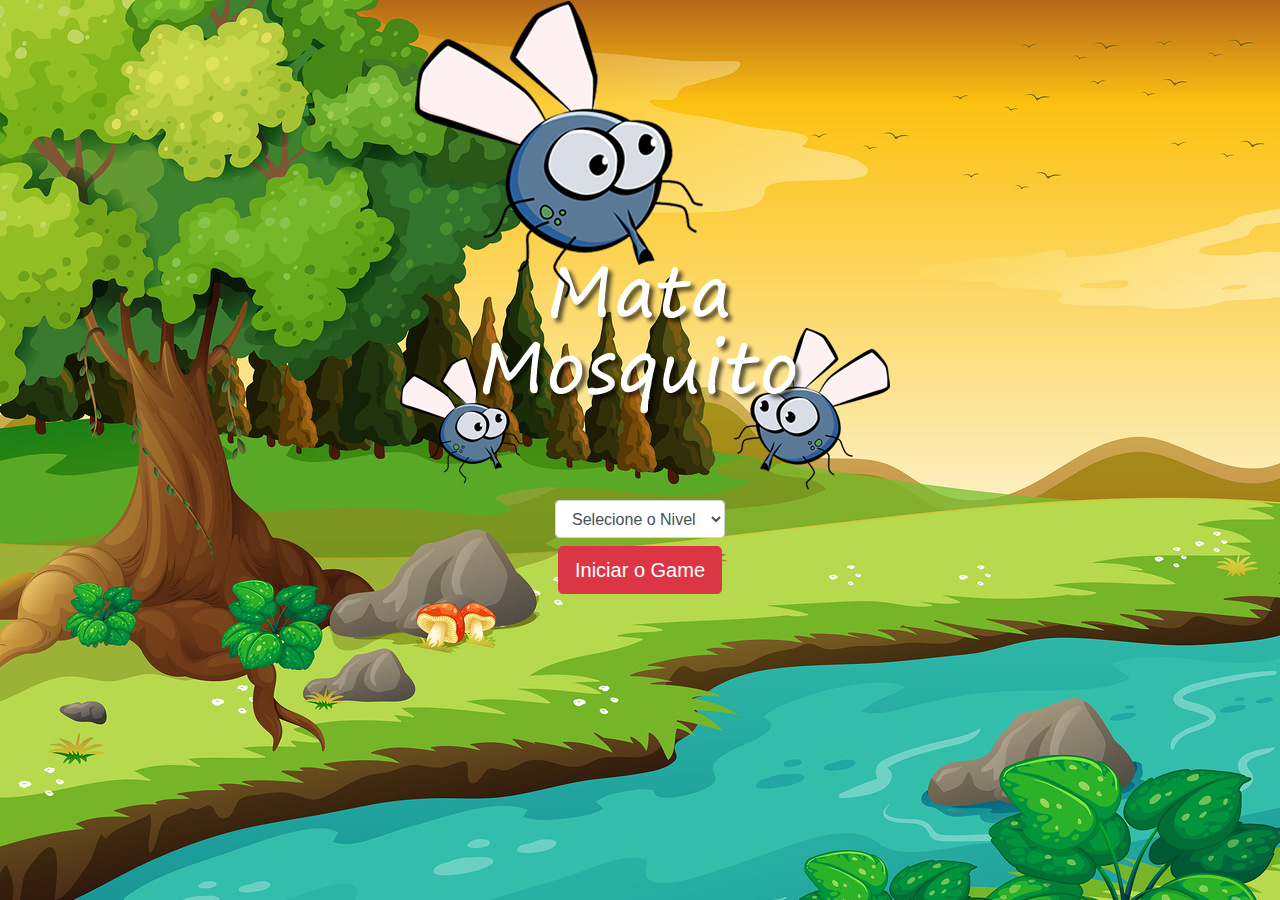
<file: index.html>
<!DOCTYPE html>
<html>
	<head>
		<meta charset="utf-8">
		<meta name="viewport" content="width=device-width, initial-scale=1">
		<title></title>

		<link rel="stylesheet" href="https://maxcdn.bootstrapcdn.com/bootstrap/4.0.0/css/bootstrap.min.css" integrity="sha384-Gn5384xqQ1aoWXA+058RXPxPg6fy4IWvTNh0E263XmFcJlSAwiGgFAW/dAiS6JXm" crossorigin="anonymous">

		<link rel="stylesheet" href="estilo.css" />

		<script>
			function iniciarJogo() {
				var nivel = document.getElementById('nivel').value

				if(nivel === ''){
					alert('Selecione um nivel para começar a jogar!')
					return false
				}

				window.location.href = "app.html?" + nivel
			}

		</script>
	</head>
	<body>
		<div class="container">
			<div class="row">
				<div class="col">
					<div class="d-flex justify-content-center">
						<img src="imagens/game.png" />
					</div>
				</div>
			</div>

			<div class="row">
				<div class="col">
					<div class="d-flex justify-content-center">
						<div class="mb-2">
							<select class="form-control" id="nivel">
								<option value="">Selecione o Nivel</option>
								<option value="normal">Normal</option>
								<option value="dificil">Difícil</option>
								<option value="nem_tenta">Nem tenta mano</option>
							</select>
						</div>
					</div>
				</div>
			</div>	

			<div class="row">
				<div class="col">
					<div class="d-flex justify-content-center">
						<button type="button" class="btn btn-danger btn-lg" onclick="iniciarJogo()">Iniciar o Game</button>
					</div>
				</div>
			</div>
		</div>
	</body>
</html>
</file>
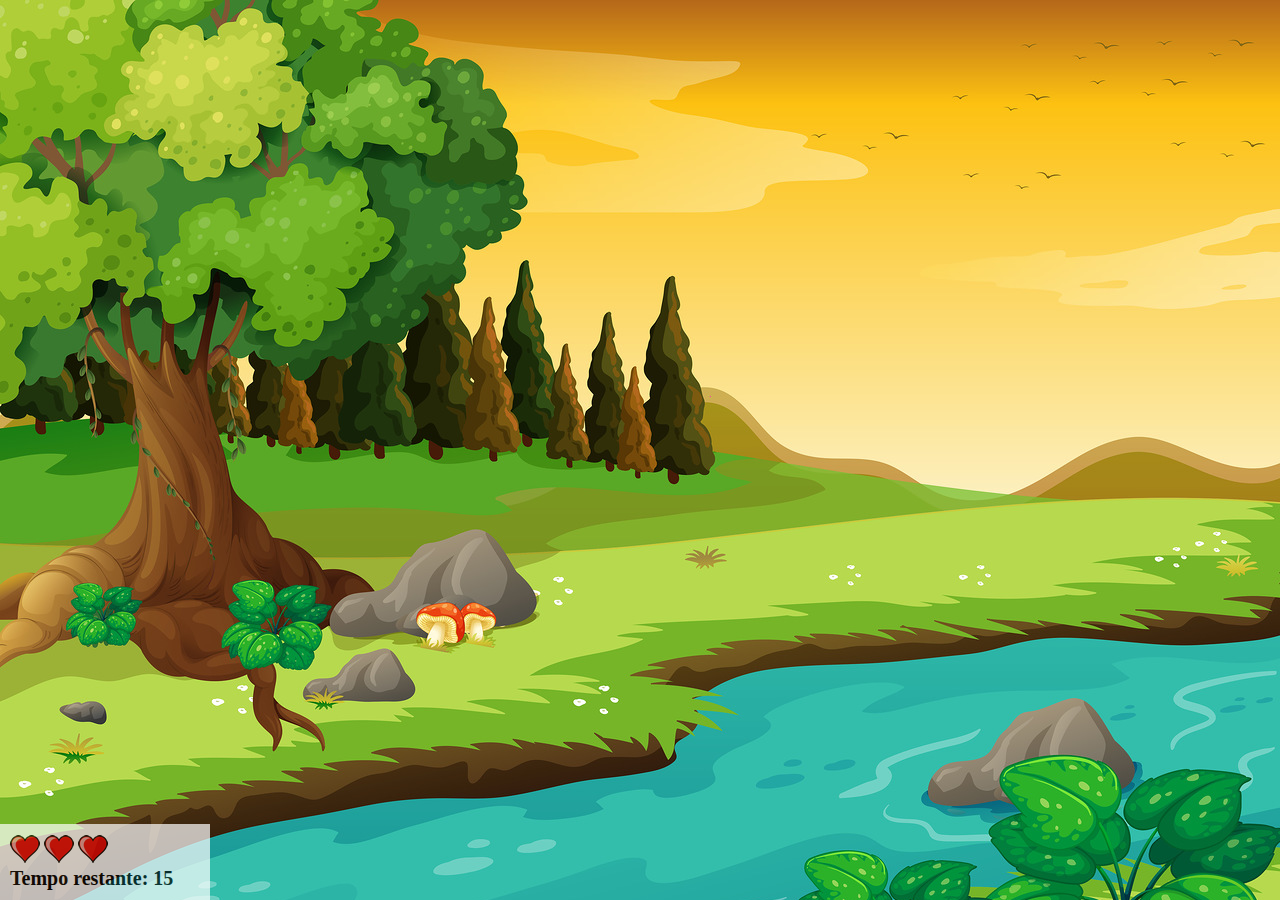
<file: app.html>
<!DOCTYPE html>
<html>
	<head>

		<meta charset="utf-8">
		<meta name="viewport" content="width=device-width, initial-scale=1">
		<title>Mata Mosquito</title>


		<link rel="stylesheet" type="text/css" href="estilo.css">
		<script src="jogo.js"></script>

	</head>
	<body onresize="ajustaTamanhoPalcoJogo()">

		<div class="painel">
			<div class="vidas">
				<img id="v1" src="imagens/coracao_cheio.png" />
				<img id="v2" src="imagens/coracao_cheio.png" />
				<img id="v3" src="imagens/coracao_cheio.png" />	
			</div>

			<div class="cronometro">Tempo restante: <span id="cronometro"></span></div>
		</div>

		<script>
			document.getElementById('cronometro').innerHTML = tempo

			var criaMosquito = setInterval(function() {
				posicaoRandomica()
			}, criaMosquitoTempo) 
		</script>
	</body>
</html>
</file>
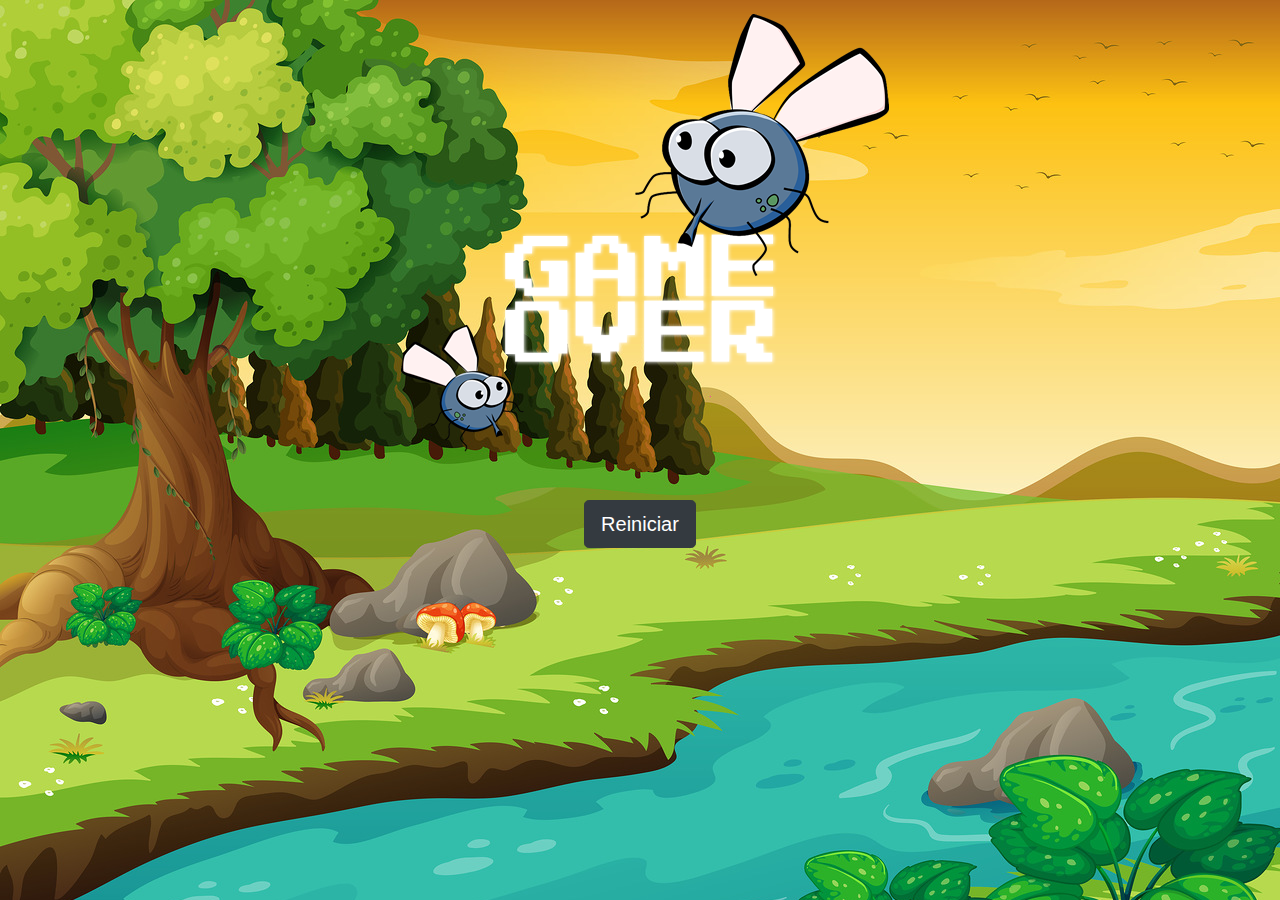
<file: fim_de_jogo.html>
<!DOCTYPE html>
<html>
	<head>
		<meta charset="utf-8">
		<meta name="viewport" content="width=device-width, initial-scale=1">
		<title></title>

		<link rel="stylesheet" href="https://maxcdn.bootstrapcdn.com/bootstrap/4.0.0/css/bootstrap.min.css" integrity="sha384-Gn5384xqQ1aoWXA+058RXPxPg6fy4IWvTNh0E263XmFcJlSAwiGgFAW/dAiS6JXm" crossorigin="anonymous">

		<link rel="stylesheet" href="estilo.css" />
	</head>
	<body>
		<div class="container">
			<div class="row">
				<div class="col">
					<div class="d-flex justify-content-center">
						<img src="imagens/game_over.png" />
					</div>
				</div>
			</div>

			<div class="row">
				<div class="col">
					<div class="d-flex justify-content-center">
						<button type="button" class="btn btn-dark btn-lg" onclick="window.location.href = 'index.html' ">Reiniciar</button>
					</div>
				</div>
			</div>
		</div>
	</body>
</html>
</file>
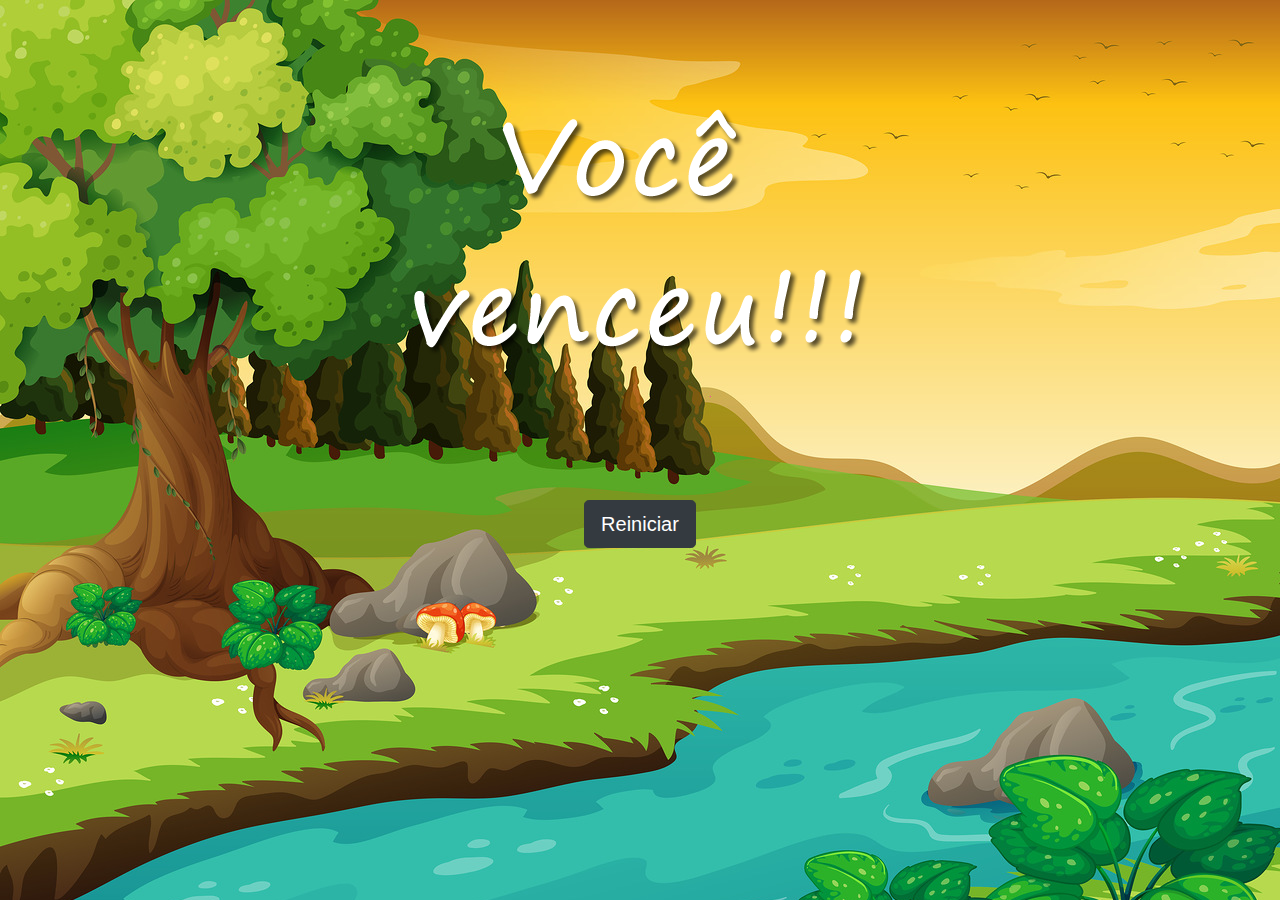
<file: vitoria.html>
<!DOCTYPE html>
<html>
	<head>
		<meta charset="utf-8">
		<meta name="viewport" content="width=device-width, initial-scale=1">
		<title></title>

		<link rel="stylesheet" href="https://maxcdn.bootstrapcdn.com/bootstrap/4.0.0/css/bootstrap.min.css" integrity="sha384-Gn5384xqQ1aoWXA+058RXPxPg6fy4IWvTNh0E263XmFcJlSAwiGgFAW/dAiS6JXm" crossorigin="anonymous">

		<link rel="stylesheet" href="estilo.css" />
	</head>
	<body>
		<div class="container">
			<div class="row">
				<div class="col">
					<div class="d-flex justify-content-center">
						<img src="imagens/vitoria.png" />
					</div>
				</div>
			</div>

			<div class="row">
				<div class="col">
					<div class="d-flex justify-content-center">
						<button type="button" class="btn btn-dark btn-lg" onclick="window.location.href = 'index.html' ">Reiniciar</button>
					</div>
				</div>
			</div>
		</div>
	</body>
</html>
</file>
<file: estilo.css>
body {
	background-image: url(imagens/bg.jpg);
	background-repeat: no-repeat;
	background-size: 100%;
}

.mosquito1 {
	width: 50px;
	height: 50px;
}

.mosquito2 {
	width: 70px;
	height: 70px;
}

.mosquito3 {
	width: 90px;
	height: 90px;
}

.ladoA {
	transform: scaleX(1);
}

.ladoB {
	transform: scaleX(-1);
}

.painel {
	position: absolute;
	width: 190px;
	padding: 10px;
	left: 0px;
	bottom: 0px;
	border-top: 1px solid #fff;
	background-color: #fff;
	opacity: 0.7;
}

.vidas {
	float: left;
}

.cronometro {
	float: left;
	font-size: 20px;
	font-weight: bold;
}
</file>
